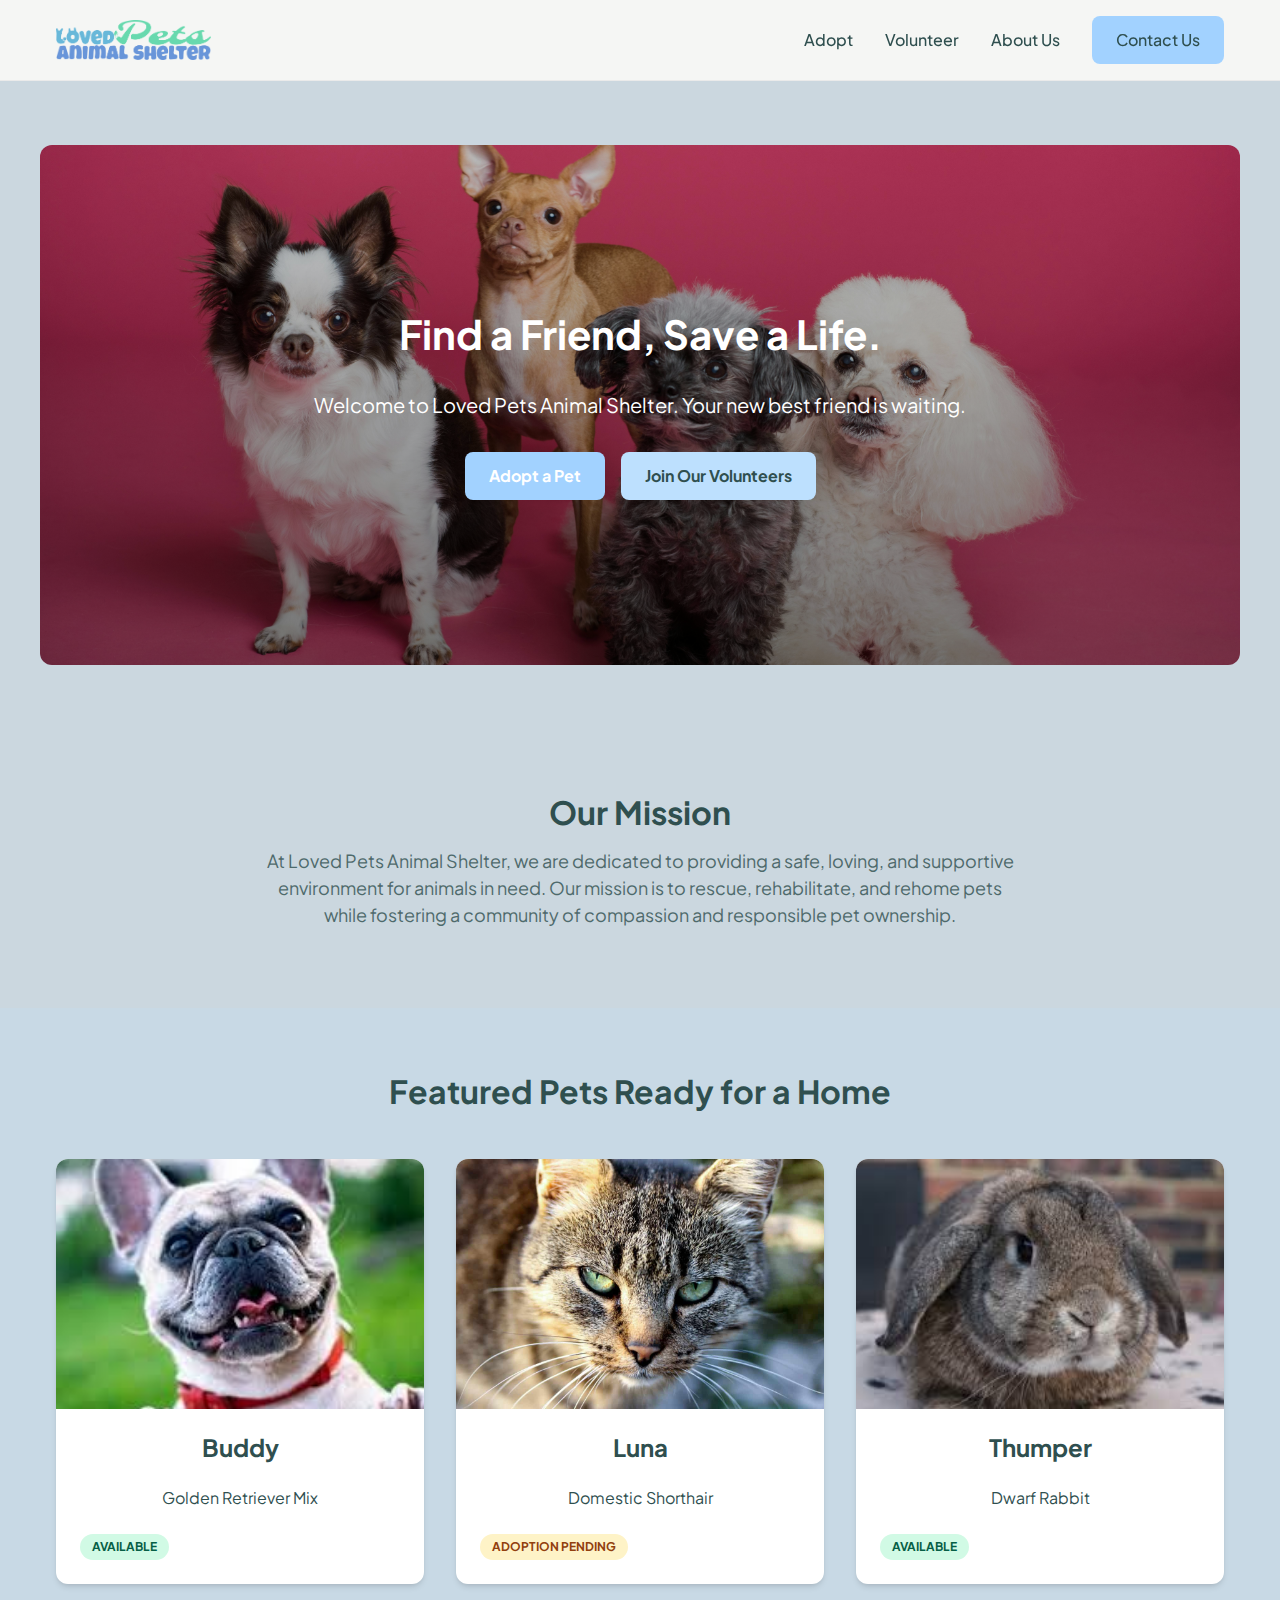
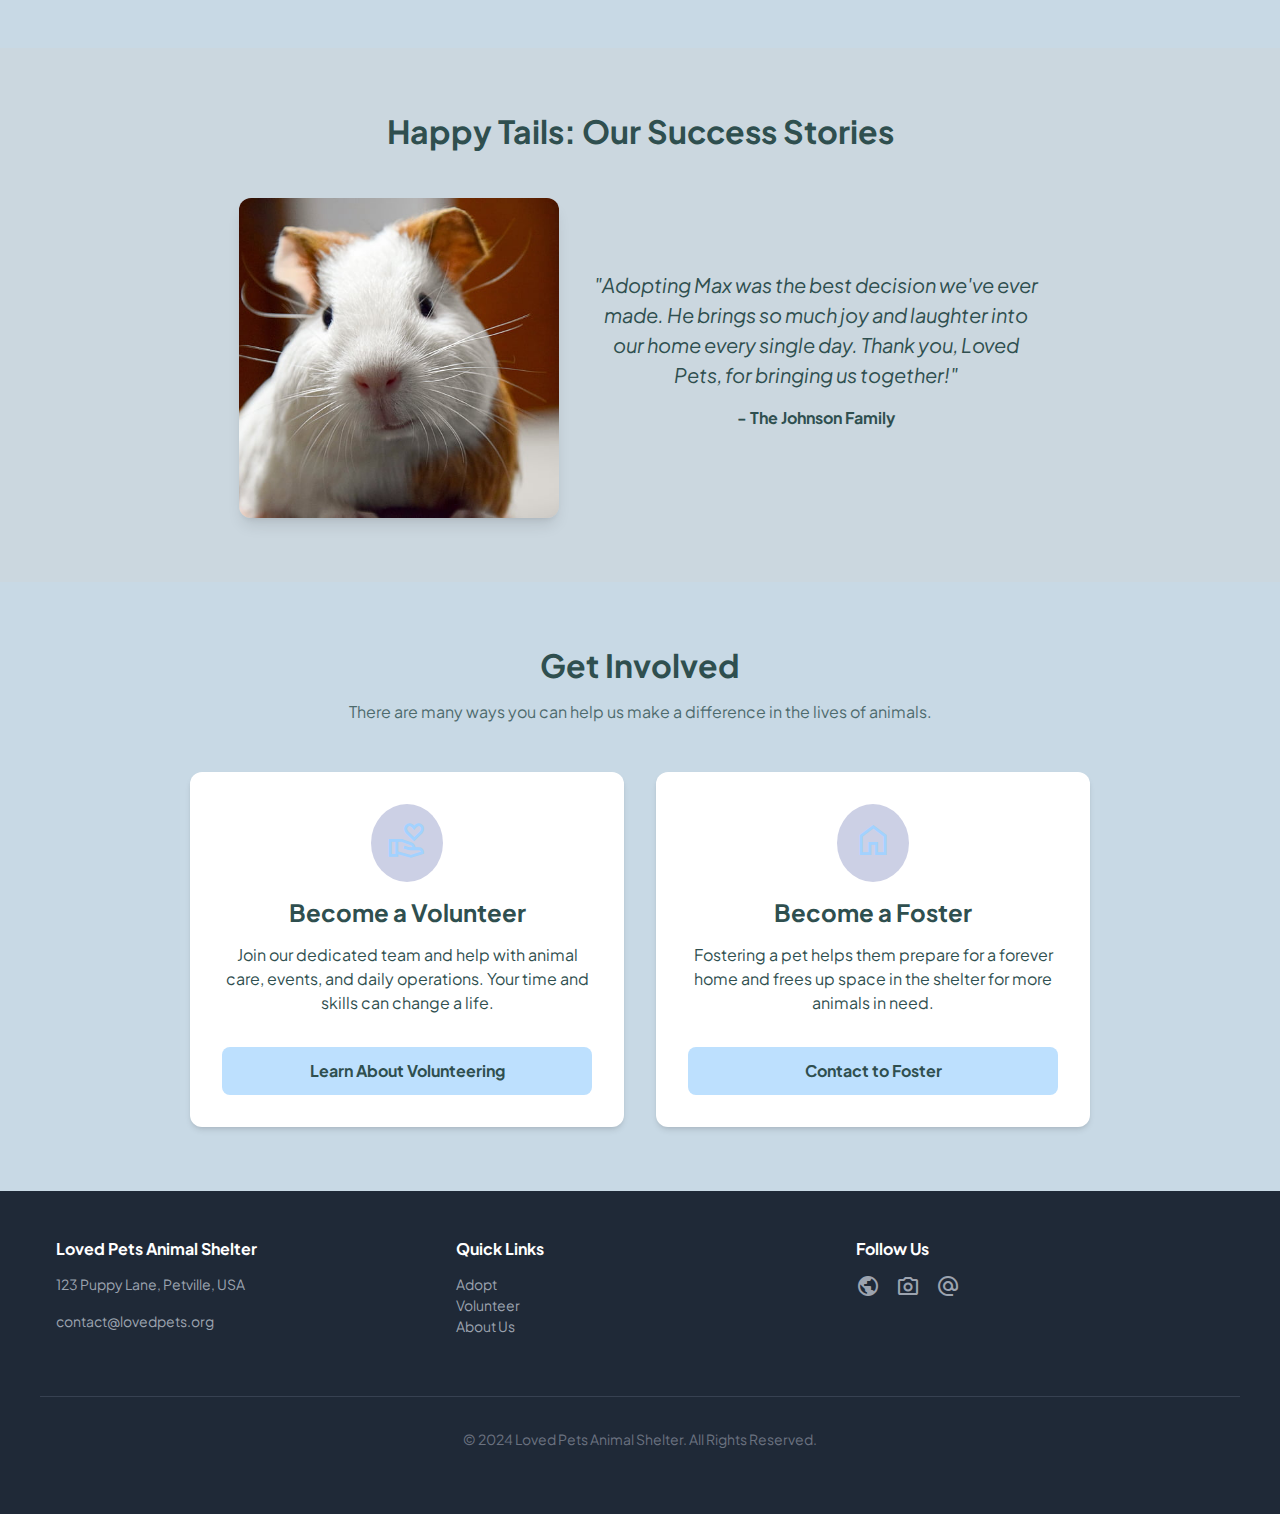
<file: projects/web-design/LovePetsAnimalShelter-main/index.html>
<!DOCTYPE html>
<html lang="en">

<head>
    <meta charset="utf-8" />
    <meta name="viewport" content="width=device-width, initial-scale=1.0" />
    <title>Loved Pets Animal Shelter - Homepage</title>
    <link rel="icon" type="image/png" href="img/LPASLogoShrinked.png">
    <link href="https://fonts.googleapis.com/css2?family=Plus+Jakarta+Sans:wght@400;500;700;800&display=swap"
        rel="stylesheet" />
    <link href="https://fonts.googleapis.com/css2?family=Material+Symbols+Outlined:wght,FILL@100..700,0..1&display=swap"
        rel="stylesheet" />
    <link rel="stylesheet" href="style.css">
</head>

<body>
    <header>
        <div class="container">
            <div class="flex items-center justify-between">
                <a href="index.html" class="logo-container">
                    <img src="img/LPASLogoExpanded.png" alt="Loved Pets Animal Shelter Logo" class="logo-img">
                </a>
                <button class="mobile-menu-btn" aria-label="Toggle menu">
                    <span class="material-symbols-outlined">menu</span>
                </button>
                <nav class="nav-links">
                    <a href="adopt.html">Adopt</a>
                    <a href="volunteer.html">Volunteer</a>
                    <a href="aboutus.html">About Us</a>
                    <a href="contact.html" class="btn btn-primary">Contact Us</a>
                </nav>
            </div>
        </div>
    </header>

    <main>
        <!-- Hero Section -->
        <section class="container section">
            <div class="hero"
                style='background-image: linear-gradient(rgba(0, 0, 0, 0.2) 0%, rgba(0, 0, 0, 0.5) 100%), url("img/petbanner3.jpeg")'>
                <div class="flex flex-col gap-4 items-center max-w-2xl">
                    <h1>Find a Friend, Save a Life.</h1>
                    <p style="font-size: 1.25rem;">Welcome to Loved Pets Animal Shelter. Your new best friend is
                        waiting.</p>
                    <div class="flex gap-4" style="flex-wrap: wrap; justify-content: center;">
                        <a href="adopt.html" class="btn btn-primary">Adopt a Pet</a>
                        <a href="volunteer.html" class="btn btn-secondary">Join Our Volunteers</a>
                    </div>
                </div>
            </div>
        </section>

        <!-- Mission Section -->
        <section class="section" style="background-color: var(--background-light);">
            <div class="container text-center" style="max-width: 800px;">
                <h2>Our Mission</h2>
                <p style="font-size: 1.125rem; color: var(--text-dark); opacity: 0.8;">
                    At Loved Pets Animal Shelter, we are dedicated to providing a safe, loving, and supportive
                    environment for animals in need. Our mission is to rescue, rehabilitate, and rehome pets while
                    fostering a community of compassion and responsible pet ownership.
                </p>
            </div>
        </section>

        <!-- Featured Pets Section -->
        <section class="section" style="background-color: rgba(189, 224, 254, 0.2);">
            <div class="container">
                <div class="text-center" style="margin-bottom: 3rem;">
                    <h2>Featured Pets Ready for a Home</h2>
                </div>
                <div class="grid grid-3">
                    <!-- Pet Card 1 -->
                    <div class="card">
                        <img src="img/pets/dpet1.jpg" alt="Golden Retriever Mix" class="card-img">
                        <div class="card-content">
                            <h3>Buddy</h3>
                            <p>Golden Retriever Mix</p>
                            <span class="status-badge status-available">Available</span>
                        </div>
                    </div>
                    <!-- Pet Card 2 -->
                    <div class="card">
                        <img src="img/pets/cpet1.jpg" alt="Tabby Cat" class="card-img">
                        <div class="card-content">
                            <h3>Luna</h3>
                            <p>Domestic Shorthair</p>
                            <span class="status-badge status-pending">Adoption Pending</span>
                        </div>
                    </div>
                    <!-- Pet Card 3 -->
                    <div class="card">
                        <img src="img/pets/rpet1.jpg" alt="Dwarf Rabbit" class="card-img">
                        <div class="card-content">
                            <h3>Thumper</h3>
                            <p>Dwarf Rabbit</p>
                            <span class="status-badge status-available">Available</span>
                        </div>
                    </div>
                </div>
            </div>
        </section>

        <!-- Success Stories -->
        <section class="section container">
            <div class="text-center" style="margin-bottom: 3rem;">
                <h2>Happy Tails: Our Success Stories</h2>
            </div>
            <div class="flex items-center justify-center gap-8" style="flex-wrap: wrap;">
                <img src="img/pets/hpet1.jpg" alt="Happy dog with owner"
                    style="width: 320px; height: 320px; object-fit: cover; border-radius: 0.75rem; box-shadow: var(--shadow-lg);">
                <div style="max-width: 450px; text-align: center;">
                    <p style="font-size: 1.25rem; font-style: italic; margin-bottom: 1rem;">"Adopting Max was the best
                        decision we've ever made. He brings so much joy and laughter into our home every single day.
                        Thank you, Loved Pets, for bringing us together!"</p>
                    <p style="font-weight: 700;">- The Johnson Family</p>
                </div>
            </div>
        </section>

        <!-- Get Involved -->
        <section class="section" style="background-color: rgba(189, 224, 254, 0.2);">
            <div class="container">
                <div class="text-center" style="margin-bottom: 3rem;">
                    <h2>Get Involved</h2>
                    <p style="max-width: 600px; margin: 0 auto; opacity: 0.8;">There are many ways you can help us make
                        a difference in the lives of animals.</p>
                </div>
                <div class="grid grid-2" style="max-width: 900px; margin: 0 auto;">
                    <!-- Volunteer Card -->
                    <div class="card" style="text-align: center; padding: 2rem;">
                        <div
                            style="color: var(--primary-color); background-color: rgb(2 19 125 / 20%); width: fit-content; margin: 0 auto 1rem; padding: 1rem; border-radius: 50%;">
                            <span class="material-symbols-outlined" style="font-size: 2.5rem;">volunteer_activism</span>
                        </div>
                        <h3>Become a Volunteer</h3>
                        <p>Join our dedicated team and help with animal care, events, and daily operations. Your time
                            and skills can change a life.</p>
                        <a href="volunteer.html" class="btn btn-secondary" style="margin-top: 1rem;">Learn About
                            Volunteering</a>
                    </div>
                    <!-- Foster Card (Replaced Donate) -->
                    <div class="card" style="text-align: center; padding: 2rem;">
                        <div
                            style="color: var(--primary-color); background-color: rgb(2 19 125 / 20%); width: fit-content; margin: 0 auto 1rem; padding: 1rem; border-radius: 50%;">
                            <span class="material-symbols-outlined" style="font-size: 2.5rem;">home</span>
                        </div>
                        <h3>Become a Foster</h3>
                        <p>Fostering a pet helps them prepare for a forever home and frees up space in the shelter for
                            more animals in need.</p>
                        <a href="contact.html" class="btn btn-secondary" style="margin-top: 1rem;">Contact to Foster</a>
                    </div>
                </div>
            </div>
        </section>
    </main>

    <footer>
        <div class="container footer-grid">
            <div>
                <h4>Loved Pets Animal Shelter</h4>
                <p style="color: #9ca3af; font-size: 0.875rem;">123 Puppy Lane, Petville, USA</p>
                <p style="color: #9ca3af; font-size: 0.875rem;">contact@lovedpets.org</p>
            </div>
            <div>
                <h4>Quick Links</h4>
                <ul style="color: #9ca3af; font-size: 0.875rem; margin-top: 1rem;">
                    <li><a href="adopt.html">Adopt</a></li>
                    <li><a href="volunteer.html">Volunteer</a></li>
                    <li><a href="aboutus.html">About Us</a></li>
                </ul>
            </div>
            <div>
                <h4>Follow Us</h4>
                <div class="flex gap-4" style="margin-top: 1rem;">
                    <a href="#" style="color: #9ca3af;"><span class="material-symbols-outlined">public</span></a>
                    <a href="#" style="color: #9ca3af;"><span class="material-symbols-outlined">photo_camera</span></a>
                    <a href="#" style="color: #9ca3af;"><span
                            class="material-symbols-outlined">alternate_email</span></a>
                </div>
            </div>
        </div>
        <div class="container text-center"
            style="margin-top: 3rem; padding-top: 2rem; border-top: 1px solid #374151; color: #6b7280; font-size: 0.875rem;">
            <p>© 2024 Loved Pets Animal Shelter. All Rights Reserved.</p>
        </div>
    </footer>

    <script>
        // Mobile Menu Toggle
        const menuBtn = document.querySelector('.mobile-menu-btn');
        const navLinks = document.querySelector('.nav-links');

        menuBtn.addEventListener('click', () => {
            navLinks.classList.toggle('active');
        });
    </script>
</body>

</html>
</file>
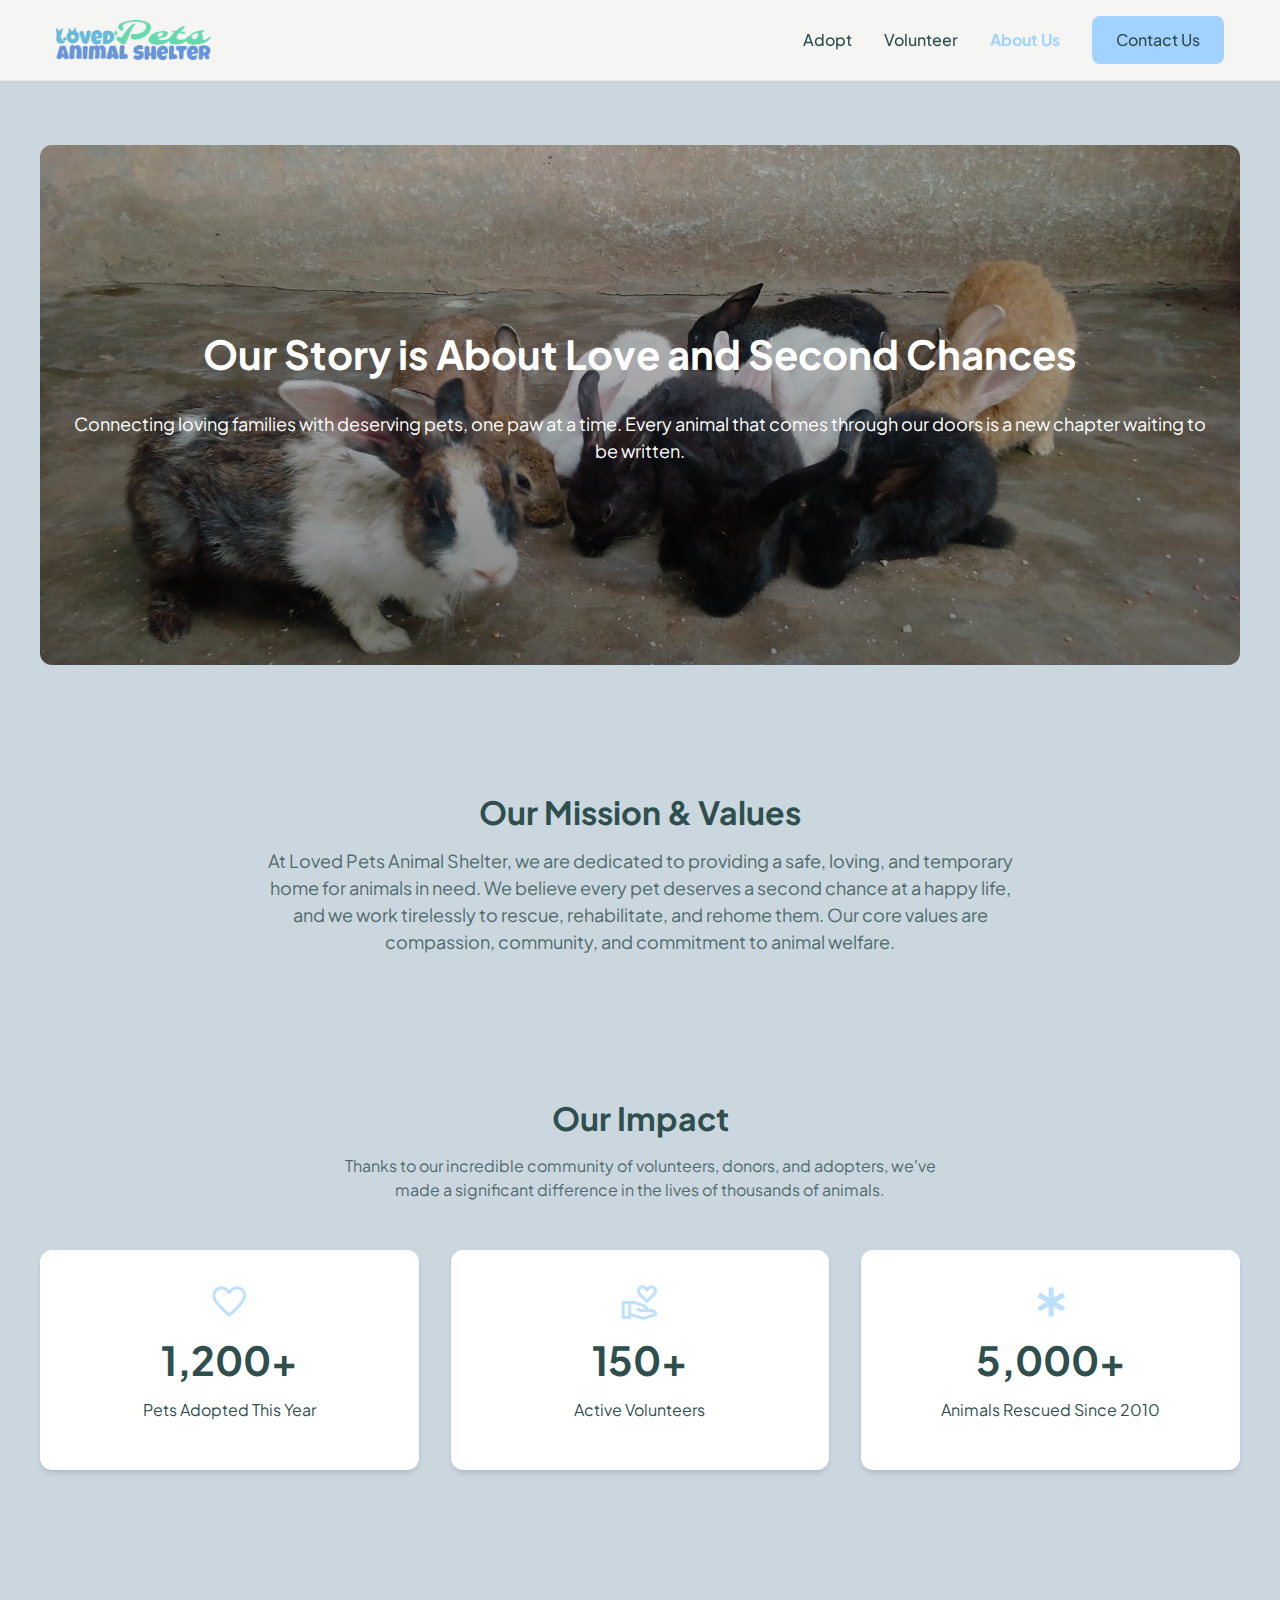
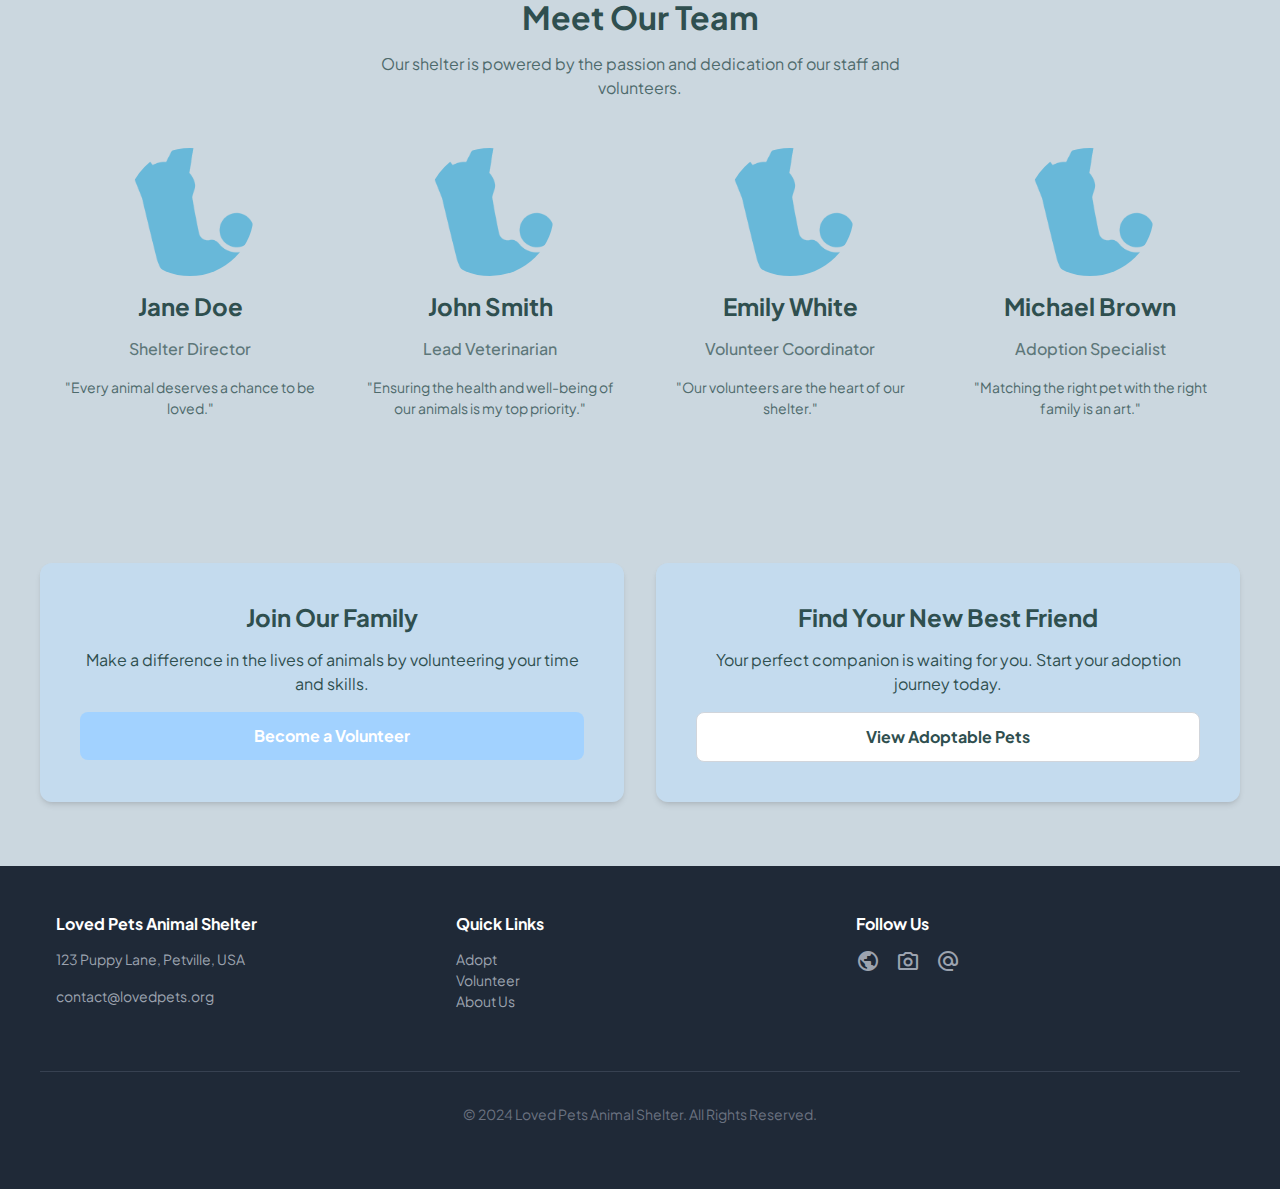
<file: projects/web-design/LovePetsAnimalShelter-main/aboutus.html>
<!DOCTYPE html>
<html lang="en">

<head>
    <meta charset="utf-8" />
    <meta name="viewport" content="width=device-width, initial-scale=1.0" />
    <title>About Us - Loved Pets Animal Shelter</title>
    <link rel="icon" type="image/png" href="img/LPASLogoShrinked.png">
    <link href="https://fonts.googleapis.com/css2?family=Plus+Jakarta+Sans:wght@400;500;700;800&display=swap"
        rel="stylesheet" />
    <link href="https://fonts.googleapis.com/css2?family=Material+Symbols+Outlined:wght,FILL@100..700,0..1&display=swap"
        rel="stylesheet" />
    <link rel="stylesheet" href="style.css">
</head>

<body>
    <header>
        <div class="container">
            <div class="flex items-center justify-between">
                <a href="index.html" class="logo-container">
                    <img src="img/LPASLogoExpanded.png" alt="Loved Pets Animal Shelter Logo" class="logo-img">
                </a>
                <button class="mobile-menu-btn" aria-label="Toggle menu">
                    <span class="material-symbols-outlined">menu</span>
                </button>
                <nav class="nav-links">
                    <a href="adopt.html">Adopt</a>
                    <a href="volunteer.html">Volunteer</a>
                    <a href="aboutus.html" style="font-weight: 700; color: var(--primary-color);">About Us</a>
                    <a href="contact.html" class="btn btn-primary">Contact Us</a>
                </nav>
            </div>
        </div>
    </header>

    <main>
        <!-- Hero Section -->
        <section class="container section">
            <div class="hero"
                style='background-image: linear-gradient(rgba(0, 0, 0, 0.2) 0%, rgba(0, 0, 0, 0.5) 100%), url("img/petbanner2.jpg")'>
                <div class="flex flex-col gap-4 items-center max-w-2xl">
                    <h1>Our Story is About Love and Second Chances</h1>
                    <p style="font-size: 1.125rem;">Connecting loving families with deserving pets, one paw at a time.
                        Every animal that comes through our doors is a new chapter waiting to be written.</p>
                </div>
            </div>
        </section>

        <!-- Mission & Values Section -->
        <section class="section" style="background-color: var(--background-light);">
            <div class="container text-center" style="max-width: 800px;">
                <h2>Our Mission & Values</h2>
                <p style="font-size: 1.125rem; color: var(--text-dark); opacity: 0.8;">
                    At Loved Pets Animal Shelter, we are dedicated to providing a safe, loving, and temporary home for
                    animals in need. We believe every pet deserves a second chance at a happy life, and we work
                    tirelessly to rescue, rehabilitate, and rehome them. Our core values are compassion, community, and
                    commitment to animal welfare.
                </p>
            </div>
        </section>

        <!-- Impact Statistics Section -->
        <section class="section container">
            <div class="text-center" style="margin-bottom: 3rem;">
                <h2>Our Impact</h2>
                <p style="max-width: 600px; margin: 0 auto; opacity: 0.8;">Thanks to our incredible community of
                    volunteers, donors, and adopters, we've made a significant difference in the lives of thousands of
                    animals.</p>
            </div>
            <div class="grid grid-3">
                <div class="card" style="text-align: center; padding: 2rem;">
                    <span class="material-symbols-outlined"
                        style="font-size: 2.5rem; color: var(--secondary-color);">favorite</span>
                    <p style="font-size: 2.5rem; font-weight: 700; margin: 0.5rem 0;">1,200+</p>
                    <p>Pets Adopted This Year</p>
                </div>
                <div class="card" style="text-align: center; padding: 2rem;">
                    <span class="material-symbols-outlined"
                        style="font-size: 2.5rem; color: var(--secondary-color);">volunteer_activism</span>
                    <p style="font-size: 2.5rem; font-weight: 700; margin: 0.5rem 0;">150+</p>
                    <p>Active Volunteers</p>
                </div>
                <div class="card" style="text-align: center; padding: 2rem;">
                    <span class="material-symbols-outlined"
                        style="font-size: 2.5rem; color: var(--secondary-color);">emergency</span>
                    <p style="font-size: 2.5rem; font-weight: 700; margin: 0.5rem 0;">5,000+</p>
                    <p>Animals Rescued Since 2010</p>
                </div>
            </div>
        </section>

        <!-- Team Showcase -->
        <section class="section" style="background-color: var(--background-light);">
            <div class="container">
                <div class="text-center" style="margin-bottom: 3rem;">
                    <h2>Meet Our Team</h2>
                    <p style="max-width: 600px; margin: 0 auto; opacity: 0.8;">Our shelter is powered by the passion and
                        dedication of our staff and volunteers.</p>
                </div>
                <div class="grid grid-2" style="grid-template-columns: repeat(auto-fit, minmax(200px, 1fr));">
                    <div class="text-center">
                        <img src="img/LPASLogoShrinked.png" alt="Jane Doe"
                            style="width: 128px; height: 128px; border-radius: 50%; object-fit: cover; margin: 0 auto 1rem;">
                        <h3>Jane Doe</h3>
                        <p style="font-weight: 500; opacity: 0.7;">Shelter Director</p>
                        <p style="font-size: 0.875rem; opacity: 0.8;">"Every animal deserves a chance to be loved."</p>
                    </div>
                    <div class="text-center">
                        <img src="img/LPASLogoShrinked.png" alt="John Smith"
                            style="width: 128px; height: 128px; border-radius: 50%; object-fit: cover; margin: 0 auto 1rem;">
                        <h3>John Smith</h3>
                        <p style="font-weight: 500; opacity: 0.7;">Lead Veterinarian</p>
                        <p style="font-size: 0.875rem; opacity: 0.8;">"Ensuring the health and well-being of our animals
                            is my top priority."</p>
                    </div>
                    <div class="text-center">
                        <img src="img/LPASLogoShrinked.png" alt="Emily White"
                            style="width: 128px; height: 128px; border-radius: 50%; object-fit: cover; margin: 0 auto 1rem;">
                        <h3>Emily White</h3>
                        <p style="font-weight: 500; opacity: 0.7;">Volunteer Coordinator</p>
                        <p style="font-size: 0.875rem; opacity: 0.8;">"Our volunteers are the heart of our shelter."</p>
                    </div>
                    <div class="text-center">
                        <img src="img/LPASLogoShrinked.png" alt="Michael Brown"
                            style="width: 128px; height: 128px; border-radius: 50%; object-fit: cover; margin: 0 auto 1rem;">
                        <h3>Michael Brown</h3>
                        <p style="font-weight: 500; opacity: 0.7;">Adoption Specialist</p>
                        <p style="font-size: 0.875rem; opacity: 0.8;">"Matching the right pet with the right family is
                            an art."</p>
                    </div>
                </div>
            </div>
        </section>

        <!-- CTA Banners Section -->
        <section class="section container">
            <div class="grid grid-2">
                <div class="card"
                    style="text-align: center; padding: 2.5rem; background-color: rgba(189, 224, 254, 0.5);">
                    <h3>Join Our Family</h3>
                    <p>Make a difference in the lives of animals by volunteering your time and skills.</p>
                    <a href="volunteer.html" class="btn btn-primary">Become a Volunteer</a>
                </div>
                <div class="card"
                    style="text-align: center; padding: 2.5rem; background-color: rgba(189, 224, 254, 0.5);">
                    <h3>Find Your New Best Friend</h3>
                    <p>Your perfect companion is waiting for you. Start your adoption journey today.</p>
                    <a href="adopt.html" class="btn" style="background-color: white; border: 1px solid #d1d5db;">View
                        Adoptable Pets</a>
                </div>
            </div>
        </section>
    </main>

    <footer>
        <div class="container footer-grid">
            <div>
                <h4>Loved Pets Animal Shelter</h4>
                <p style="color: #9ca3af; font-size: 0.875rem;">123 Puppy Lane, Petville, USA</p>
                <p style="color: #9ca3af; font-size: 0.875rem;">contact@lovedpets.org</p>
            </div>
            <div>
                <h4>Quick Links</h4>
                <ul style="color: #9ca3af; font-size: 0.875rem; margin-top: 1rem;">
                    <li><a href="adopt.html">Adopt</a></li>
                    <li><a href="volunteer.html">Volunteer</a></li>
                    <li><a href="aboutus.html">About Us</a></li>
                </ul>
            </div>
            <div>
                <h4>Follow Us</h4>
                <div class="flex gap-4" style="margin-top: 1rem;">
                    <a href="#" style="color: #9ca3af;"><span class="material-symbols-outlined">public</span></a>
                    <a href="#" style="color: #9ca3af;"><span class="material-symbols-outlined">photo_camera</span></a>
                    <a href="#" style="color: #9ca3af;"><span
                            class="material-symbols-outlined">alternate_email</span></a>
                </div>
            </div>
        </div>
        <div class="container text-center"
            style="margin-top: 3rem; padding-top: 2rem; border-top: 1px solid #374151; color: #6b7280; font-size: 0.875rem;">
            <p>© 2024 Loved Pets Animal Shelter. All Rights Reserved.</p>
        </div>
    </footer>

    <script>
        // Mobile Menu Toggle
        const menuBtn = document.querySelector('.mobile-menu-btn');
        const navLinks = document.querySelector('.nav-links');

        menuBtn.addEventListener('click', () => {
            navLinks.classList.toggle('active');
        });
    </script>
</body>

</html>
</file>
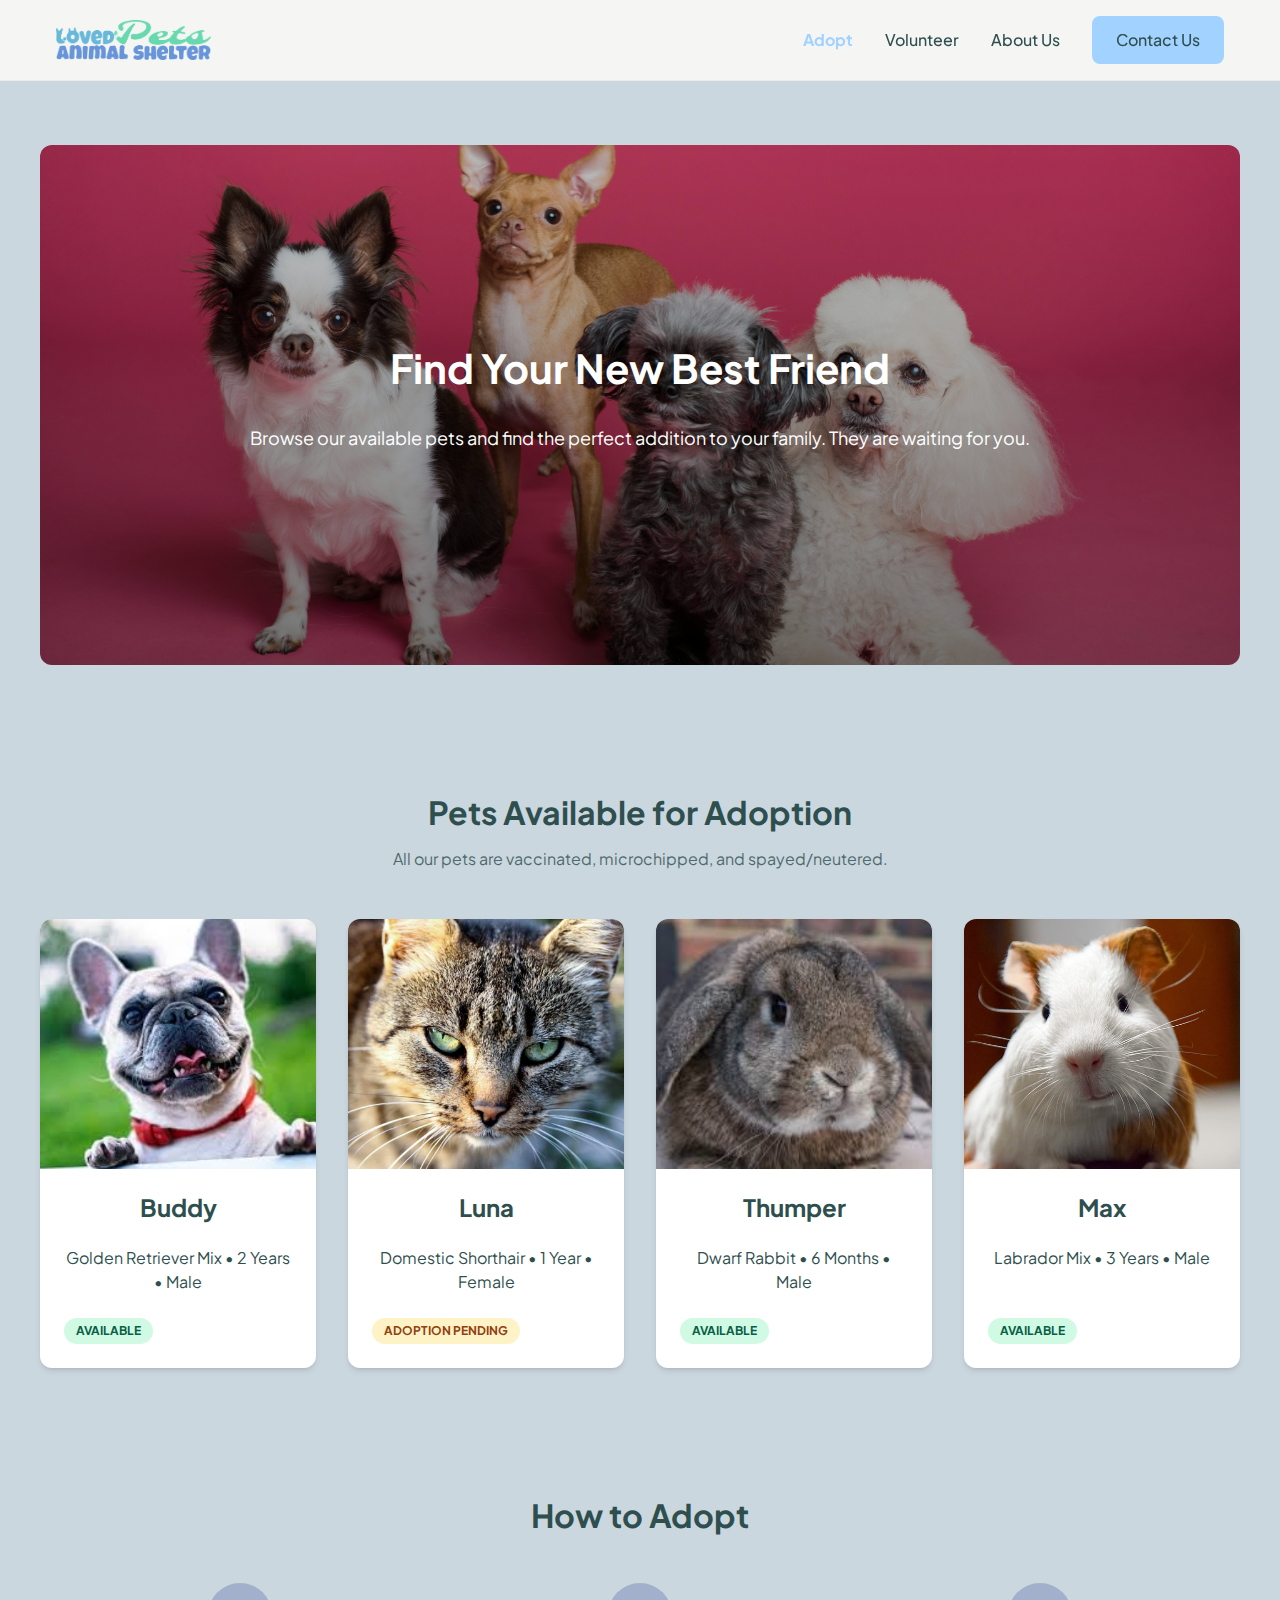
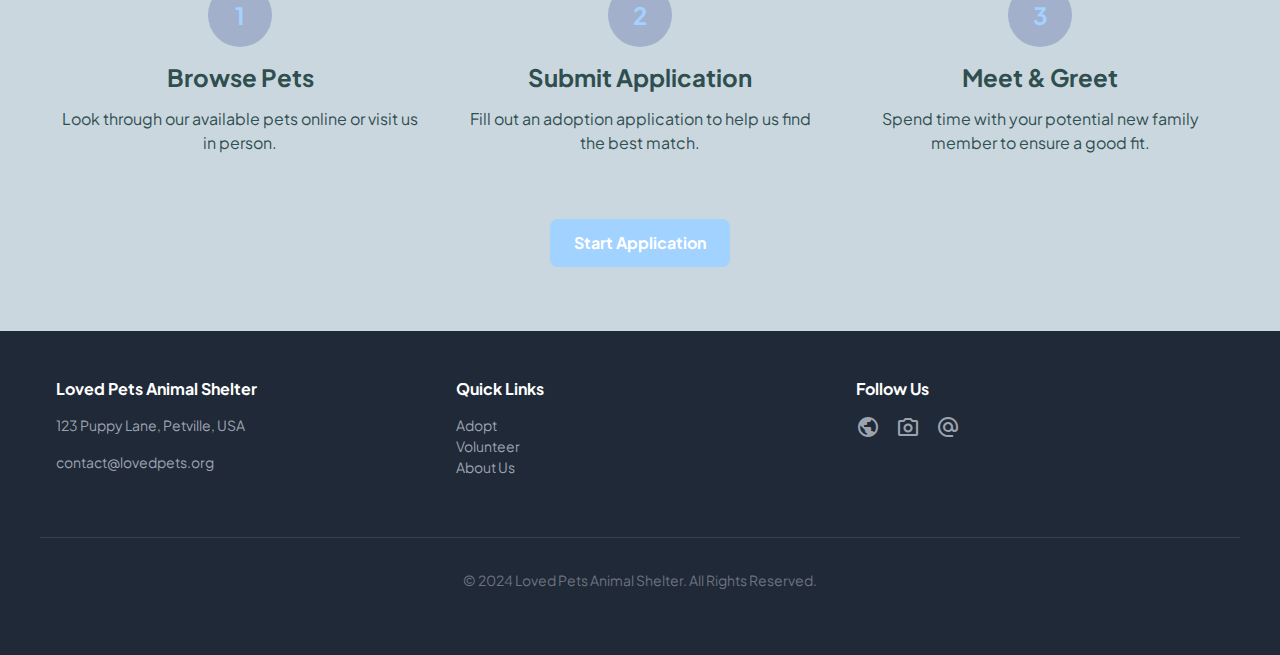
<file: projects/web-design/LovePetsAnimalShelter-main/adopt.html>
<!DOCTYPE html>
<html lang="en">

<head>
    <meta charset="utf-8" />
    <meta name="viewport" content="width=device-width, initial-scale=1.0" />
    <title>Adopt a Pet - Loved Pets Animal Shelter</title>
    <link rel="icon" type="image/png" href="img/LPASLogoShrinked.png">
    <link href="https://fonts.googleapis.com/css2?family=Plus+Jakarta+Sans:wght@400;500;700;800&display=swap"
        rel="stylesheet" />
    <link href="https://fonts.googleapis.com/css2?family=Material+Symbols+Outlined:wght,FILL@100..700,0..1&display=swap"
        rel="stylesheet" />
    <link rel="stylesheet" href="style.css">
</head>

<body>
    <header>
        <div class="container">
            <div class="flex items-center justify-between">
                <a href="index.html" class="logo-container">
                    <img src="img/LPASLogoExpanded.png" alt="Loved Pets Animal Shelter Logo" class="logo-img">
                </a>
                <button class="mobile-menu-btn" aria-label="Toggle menu">
                    <span class="material-symbols-outlined">menu</span>
                </button>
                <nav class="nav-links">
                    <a href="adopt.html" style="font-weight: 700; color: var(--primary-color);">Adopt</a>
                    <a href="volunteer.html">Volunteer</a>
                    <a href="aboutus.html">About Us</a>
                    <a href="contact.html" class="btn btn-primary">Contact Us</a>
                </nav>
            </div>
        </div>
    </header>

    <main>
        <!-- Hero Section -->
        <section class="container section">
            <div class="hero"
                style='background-image: linear-gradient(rgba(0, 0, 0, 0.2) 0%, rgba(0, 0, 0, 0.5) 100%), url("img/petbanner3.jpeg")'>
                <div class="flex flex-col gap-4 items-center max-w-2xl">
                    <h1>Find Your New Best Friend</h1>
                    <p style="font-size: 1.125rem;">Browse our available pets and find the perfect addition to your
                        family. They are waiting for you.</p>
                </div>
            </div>
        </section>

        <!-- Available Pets Section -->
        <section class="section container">
            <div class="text-center" style="margin-bottom: 3rem;">
                <h2>Pets Available for Adoption</h2>
                <p style="max-width: 600px; margin: 0 auto; opacity: 0.8;">All our pets are vaccinated, microchipped,
                    and spayed/neutered.</p>
            </div>
            <div class="grid grid-3">
                <!-- Pet Card 1 -->
                <div class="card">
                    <img src="img/pets/dpet1.jpg" alt="Golden Retriever Mix" class="card-img">
                    <div class="card-content">
                        <h3>Buddy</h3>
                        <p>Golden Retriever Mix • 2 Years • Male</p>
                        <span class="status-badge status-available">Available</span>
                    </div>
                </div>
                <!-- Pet Card 2 -->
                <div class="card">
                    <img src="img/pets/cpet1.jpg" alt="Tabby Cat" class="card-img">
                    <div class="card-content">
                        <h3>Luna</h3>
                        <p>Domestic Shorthair • 1 Year • Female</p>
                        <span class="status-badge status-pending">Adoption Pending</span>
                    </div>
                </div>
                <!-- Pet Card 3 -->
                <div class="card">
                    <img src="img/pets/rpet1.jpg" alt="Dwarf Rabbit" class="card-img">
                    <div class="card-content">
                        <h3>Thumper</h3>
                        <p>Dwarf Rabbit • 6 Months • Male</p>
                        <span class="status-badge status-available">Available</span>
                    </div>
                </div>
                <!-- Pet Card 4 -->
                <div class="card">
                    <img src="img/pets/hpet1.jpg" alt="Labrador Mix" class="card-img">
                    <div class="card-content">
                        <h3>Max</h3>
                        <p>Labrador Mix • 3 Years • Male</p>
                        <span class="status-badge status-available">Available</span>
                    </div>
                </div>
            </div>
        </section>

        <!-- Adoption Process -->
        <section class="section" style="background-color: var(--background-light);">
            <div class="container">
                <div class="text-center" style="margin-bottom: 3rem;">
                    <h2>How to Adopt</h2>
                </div>
                <div class="grid grid-3 text-center">
                    <div>
                        <div
                            style="width: 64px; height: 64px; background-color: rgb(2 19 125 / 20%); color: var(--primary-color); border-radius: 50%; display: flex; align-items: center; justify-content: center; font-size: 1.5rem; font-weight: 700; margin: 0 auto 1rem;">
                            1</div>
                        <h3>Browse Pets</h3>
                        <p>Look through our available pets online or visit us in person.</p>
                    </div>
                    <div>
                        <div
                            style="width: 64px; height: 64px; background-color: rgb(2 19 125 / 20%); color: var(--primary-color); border-radius: 50%; display: flex; align-items: center; justify-content: center; font-size: 1.5rem; font-weight: 700; margin: 0 auto 1rem;">
                            2</div>
                        <h3>Submit Application</h3>
                        <p>Fill out an adoption application to help us find the best match.</p>
                    </div>
                    <div>
                        <div
                            style="width: 64px; height: 64px; background-color: rgb(2 19 125 / 20%); color: var(--primary-color); border-radius: 50%; display: flex; align-items: center; justify-content: center; font-size: 1.5rem; font-weight: 700; margin: 0 auto 1rem;">
                            3</div>
                        <h3>Meet & Greet</h3>
                        <p>Spend time with your potential new family member to ensure a good fit.</p>
                    </div>
                </div>
                <div class="text-center" style="margin-top: 3rem;">
                    <a href="contact.html" class="btn btn-primary">Start Application</a>
                </div>
            </div>
        </section>
    </main>

    <footer>
        <div class="container footer-grid">
            <div>
                <h4>Loved Pets Animal Shelter</h4>
                <p style="color: #9ca3af; font-size: 0.875rem;">123 Puppy Lane, Petville, USA</p>
                <p style="color: #9ca3af; font-size: 0.875rem;">contact@lovedpets.org</p>
            </div>
            <div>
                <h4>Quick Links</h4>
                <ul style="color: #9ca3af; font-size: 0.875rem; margin-top: 1rem;">
                    <li><a href="adopt.html">Adopt</a></li>
                    <li><a href="volunteer.html">Volunteer</a></li>
                    <li><a href="aboutus.html">About Us</a></li>
                </ul>
            </div>
            <div>
                <h4>Follow Us</h4>
                <div class="flex gap-4" style="margin-top: 1rem;">
                    <a href="#" style="color: #9ca3af;"><span class="material-symbols-outlined">public</span></a>
                    <a href="#" style="color: #9ca3af;"><span class="material-symbols-outlined">photo_camera</span></a>
                    <a href="#" style="color: #9ca3af;"><span
                            class="material-symbols-outlined">alternate_email</span></a>
                </div>
            </div>
        </div>
        <div class="container text-center"
            style="margin-top: 3rem; padding-top: 2rem; border-top: 1px solid #374151; color: #6b7280; font-size: 0.875rem;">
            <p>© 2024 Loved Pets Animal Shelter. All Rights Reserved.</p>
        </div>
    </footer>

    <script>
        // Mobile Menu Toggle
        const menuBtn = document.querySelector('.mobile-menu-btn');
        const navLinks = document.querySelector('.nav-links');

        menuBtn.addEventListener('click', () => {
            navLinks.classList.toggle('active');
        });
    </script>
</body>

</html>
</file>
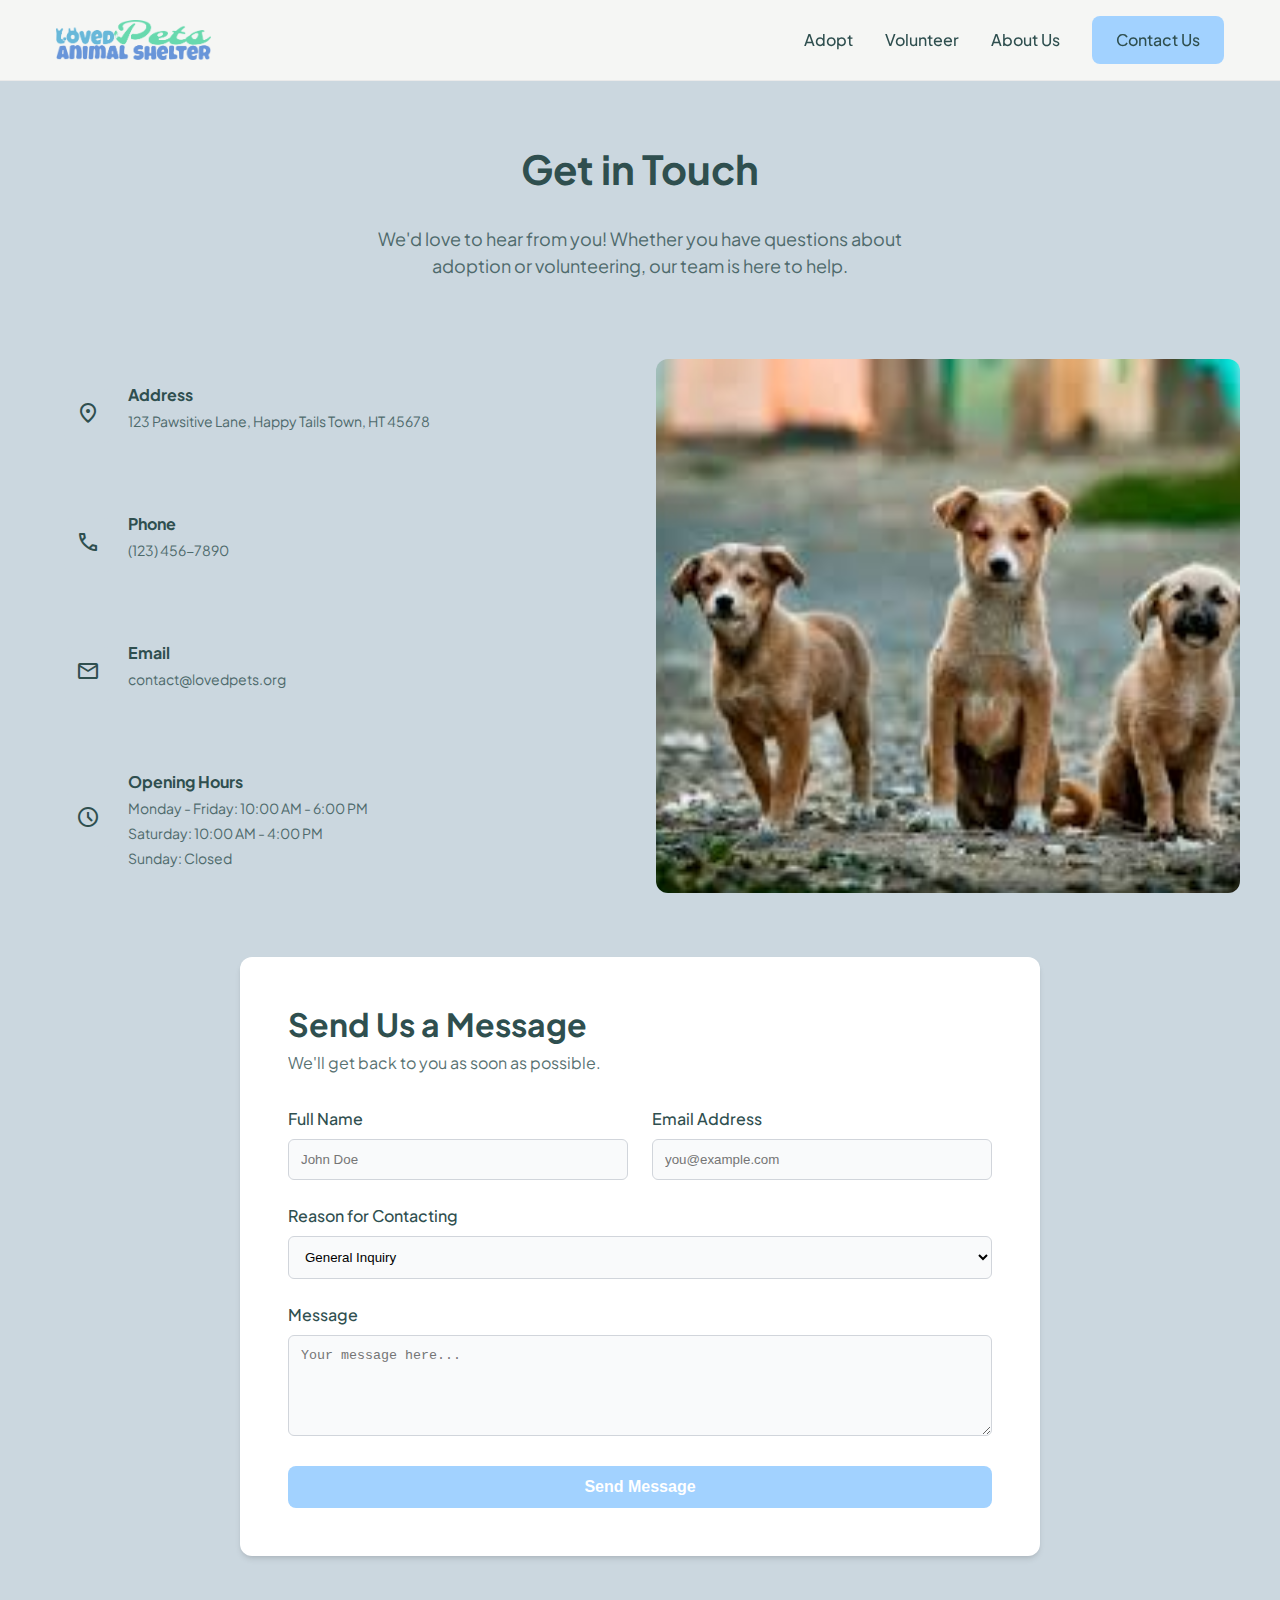
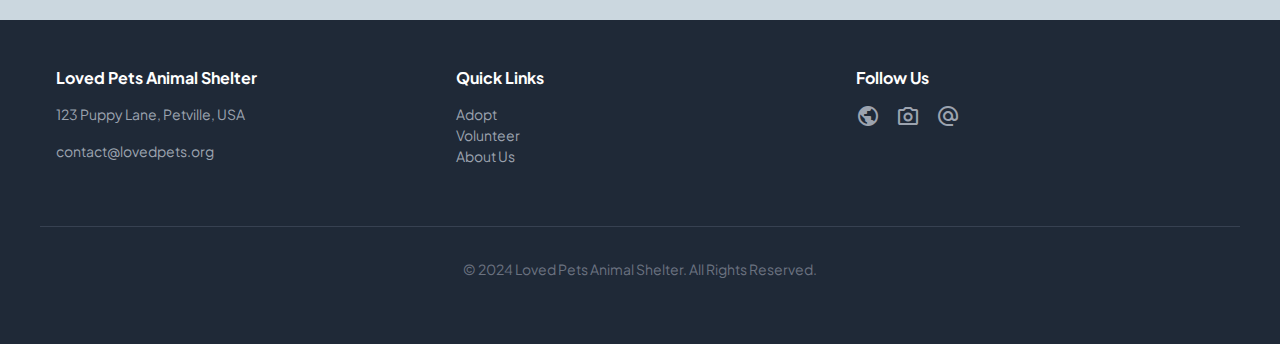
<file: projects/web-design/LovePetsAnimalShelter-main/contact.html>
<!DOCTYPE html>
<html lang="en">

<head>
  <meta charset="utf-8" />
  <meta name="viewport" content="width=device-width, initial-scale=1.0" />
  <title>Contact Us - Loved Pets Animal Shelter</title>
  <link rel="icon" type="image/png" href="img/LPASLogoShrinked.png">
  <link href="https://fonts.googleapis.com/css2?family=Plus+Jakarta+Sans:wght@400;500;700;800&display=swap"
    rel="stylesheet" />
  <link href="https://fonts.googleapis.com/css2?family=Material+Symbols+Outlined:wght,FILL@100..700,0..1&display=swap"
    rel="stylesheet" />
  <link rel="stylesheet" href="style.css">
</head>

<body>
  <header>
    <div class="container">
      <div class="flex items-center justify-between">
        <a href="index.html" class="logo-container">
          <img src="img/LPASLogoExpanded.png" alt="Loved Pets Animal Shelter Logo" class="logo-img">
        </a>
        <button class="mobile-menu-btn" aria-label="Toggle menu">
          <span class="material-symbols-outlined">menu</span>
        </button>
        <nav class="nav-links">
          <a href="adopt.html">Adopt</a>
          <a href="volunteer.html">Volunteer</a>
          <a href="aboutus.html">About Us</a>
          <a href="contact.html" class="btn btn-primary">Contact Us</a>
        </nav>
      </div>
    </div>
  </header>

  <main class="container section">
    <!-- Hero Section -->
    <div style="margin-bottom: 4rem;">
      <div class="flex flex-col gap-4 items-center text-center" style="margin-bottom: 2rem;">
        <h1>Get in Touch</h1>
        <p style="max-width: 600px; font-size: 1.125rem; opacity: 0.8;">We'd love to hear from you! Whether you have
          questions about adoption or volunteering, our team is here to help.</p>
      </div>
    </div>

    <!-- Contact Info and Map -->
    <div class="grid grid-2" style="margin-bottom: 4rem;">
      <!-- Contact Details -->
      <div class="flex flex-col gap-4">
        <div style="padding: 1.5rem; display: flex; align-items: center; gap: 1rem;">
          <div
            style="background-color: var(--background-light); padding: 0.75rem; border-radius: 0.5rem; color: var(--text-dark);">
            <span class="material-symbols-outlined">location_on</span>
          </div>
          <div>
            <p style="font-weight: 700; margin-bottom: 0.25rem;">Address</p>
            <p style="font-size: 0.875rem; opacity: 0.8;">123 Pawsitive Lane, Happy Tails Town, HT 45678</p>
          </div>
        </div>
        <div style="padding: 1.5rem; display: flex; align-items: center; gap: 1rem;">
          <div
            style="background-color: var(--background-light); padding: 0.75rem; border-radius: 0.5rem; color: var(--text-dark);">
            <span class="material-symbols-outlined">call</span>
          </div>
          <div>
            <p style="font-weight: 700; margin-bottom: 0.25rem;">Phone</p>
            <p style="font-size: 0.875rem; opacity: 0.8;">(123) 456-7890</p>
          </div>
        </div>
        <div style="padding: 1.5rem; display: flex; align-items: center; gap: 1rem;">
          <div
            style="background-color: var(--background-light); padding: 0.75rem; border-radius: 0.5rem; color: var(--text-dark);">
            <span class="material-symbols-outlined">email</span>
          </div>
          <div>
            <p style="font-weight: 700; margin-bottom: 0.25rem;">Email</p>
            <p style="font-size: 0.875rem; opacity: 0.8;">contact@lovedpets.org</p>
          </div>
        </div>
        <div style="padding: 1.5rem; display: flex; align-items: center; gap: 1rem;">
          <div
            style="background-color: var(--background-light); padding: 0.75rem; border-radius: 0.5rem; color: var(--text-dark);">
            <span class="material-symbols-outlined">schedule</span>
          </div>
          <div>
            <p style="font-weight: 700; margin-bottom: 0.25rem;">Opening Hours</p>
            <div style="font-size: 0.875rem; opacity: 0.8;">
              <p style="margin-bottom: 0.25rem;">Monday - Friday: 10:00 AM - 6:00 PM</p>
              <p style="margin-bottom: 0.25rem;">Saturday: 10:00 AM - 4:00 PM</p>
              <p style="margin-bottom: 0;">Sunday: Closed</p>
            </div>
          </div>
        </div>
      </div>

      <!-- Map -->
      <div style="width: 100%; height: 100%; min-height: 400px; border-radius: 0.75rem; overflow: hidden;">
        <img src="img/petbanner.jpg" alt="Map Location" style="width: 100%; height: 100%; object-fit: cover;">
      </div>
    </div>

    <!-- Contact Form -->
    <div class="card" style="padding: 3rem; max-width: 800px; margin: 0 auto;">
      <h2 style="margin-bottom: 0.5rem;">Send Us a Message</h2>
      <p style="margin-bottom: 2rem; opacity: 0.8;">We'll get back to you as soon as possible.</p>
      <form>
        <div class="grid grid-2" style="gap: 1.5rem; margin-bottom: 1.5rem;">
          <div>
            <label for="name" style="display: block; font-weight: 500; margin-bottom: 0.5rem;">Full Name</label>
            <input type="text" id="name" placeholder="John Doe" style="margin-bottom: 0;">
          </div>
          <div>
            <label for="email" style="display: block; font-weight: 500; margin-bottom: 0.5rem;">Email Address</label>
            <input type="email" id="email" placeholder="you@example.com" style="margin-bottom: 0;">
          </div>
        </div>
        <div style="margin-bottom: 1.5rem;">
          <label for="reason" style="display: block; font-weight: 500; margin-bottom: 0.5rem;">Reason for
            Contacting</label>
          <select id="reason" style="margin-bottom: 0;">
            <option>General Inquiry</option>
            <option>Adoption Question</option>
            <option>Volunteering Information</option>
          </select>
        </div>
        <div style="margin-bottom: 1.5rem;">
          <label for="message" style="display: block; font-weight: 500; margin-bottom: 0.5rem;">Message</label>
          <textarea id="message" rows="5" placeholder="Your message here..." style="margin-bottom: 0;"></textarea>
        </div>
        <button type="submit" class="btn btn-primary" style="width: 100%;">Send Message</button>
      </form>
    </div>
  </main>

  <footer>
    <div class="container footer-grid">
      <div>
        <h4>Loved Pets Animal Shelter</h4>
        <p style="color: #9ca3af; font-size: 0.875rem;">123 Puppy Lane, Petville, USA</p>
        <p style="color: #9ca3af; font-size: 0.875rem;">contact@lovedpets.org</p>
      </div>
      <div>
        <h4>Quick Links</h4>
        <ul style="color: #9ca3af; font-size: 0.875rem; margin-top: 1rem;">
          <li><a href="adopt.html">Adopt</a></li>
          <li><a href="volunteer.html">Volunteer</a></li>
          <li><a href="aboutus.html">About Us</a></li>
        </ul>
      </div>
      <div>
        <h4>Follow Us</h4>
        <div class="flex gap-4" style="margin-top: 1rem;">
          <a href="#" style="color: #9ca3af;"><span class="material-symbols-outlined">public</span></a>
          <a href="#" style="color: #9ca3af;"><span class="material-symbols-outlined">photo_camera</span></a>
          <a href="#" style="color: #9ca3af;"><span class="material-symbols-outlined">alternate_email</span></a>
        </div>
      </div>
    </div>
    <div class="container text-center"
      style="margin-top: 3rem; padding-top: 2rem; border-top: 1px solid #374151; color: #6b7280; font-size: 0.875rem;">
      <p>© 2024 Loved Pets Animal Shelter. All Rights Reserved.</p>
    </div>
  </footer>

  <script>
    // Mobile Menu Toggle
    const menuBtn = document.querySelector('.mobile-menu-btn');
    const navLinks = document.querySelector('.nav-links');

    menuBtn.addEventListener('click', () => {
      navLinks.classList.toggle('active');
    });
  </script>
</body>

</html>
</file>
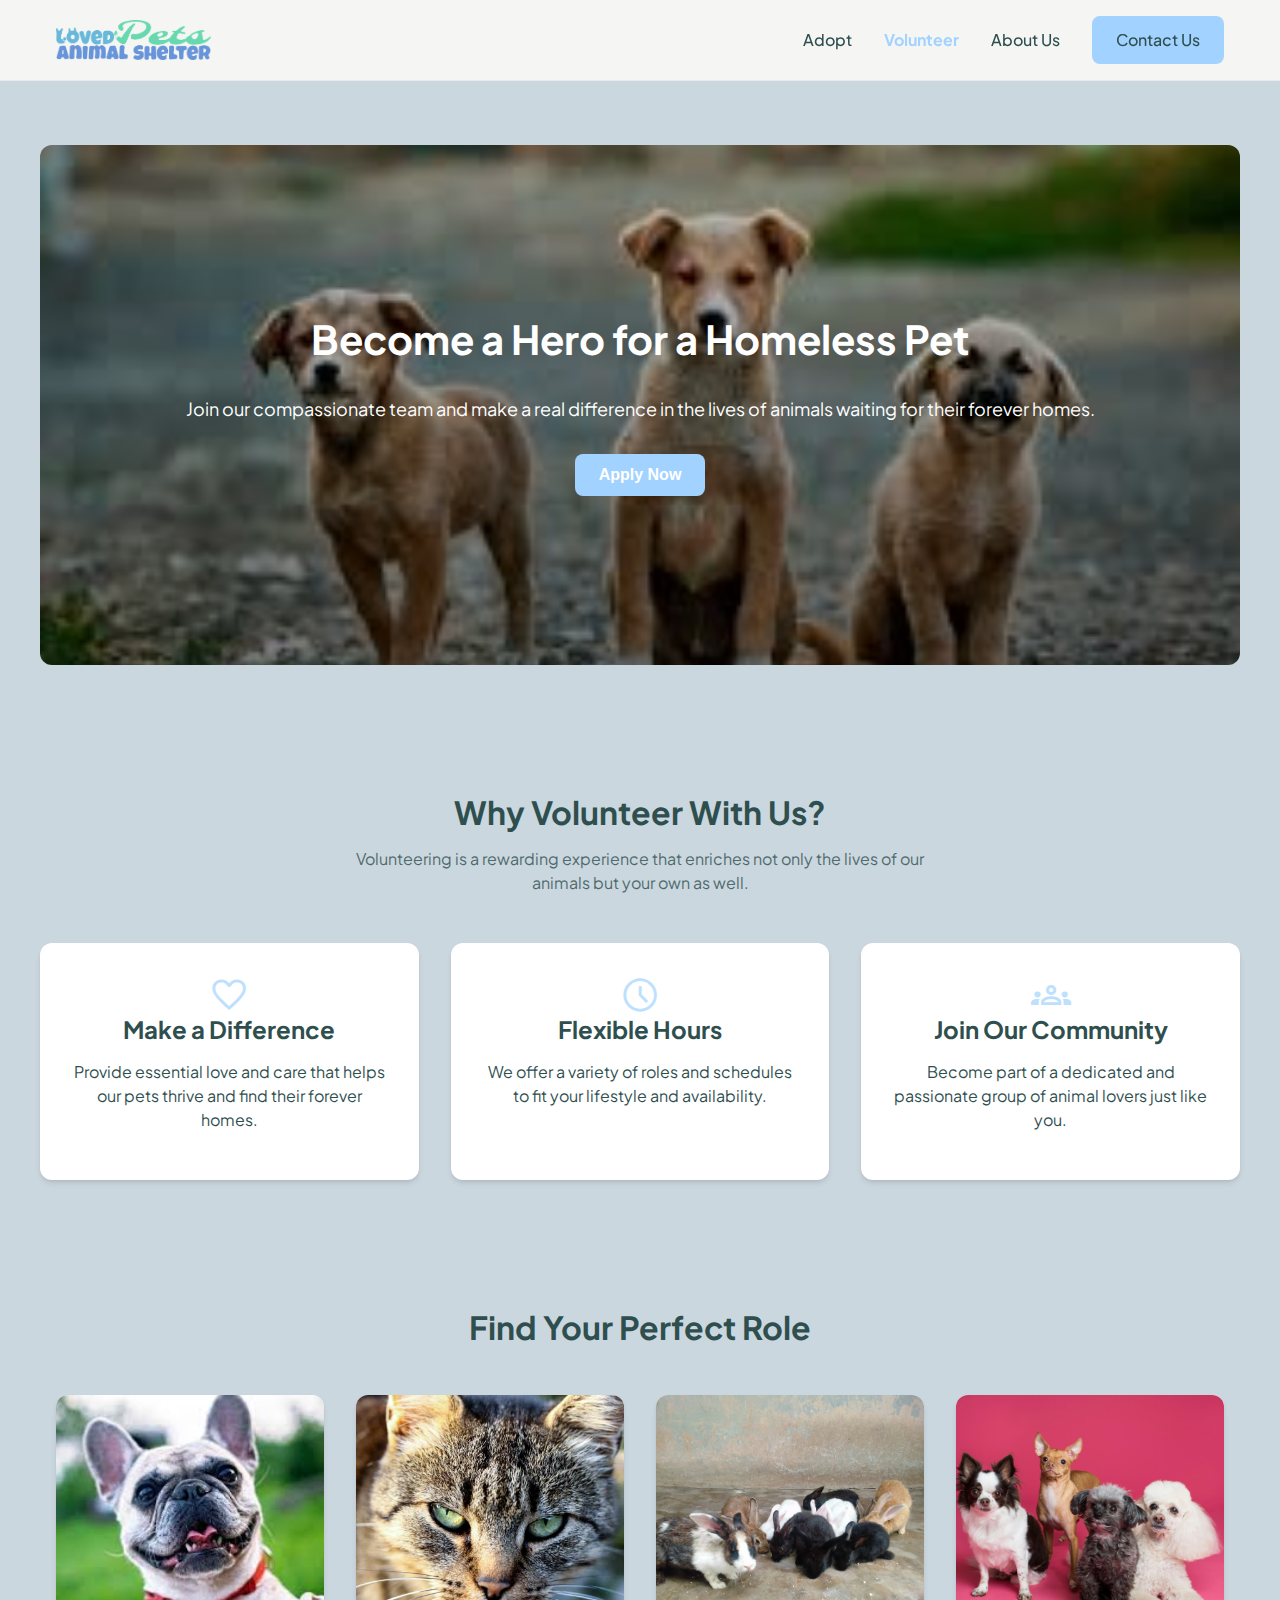
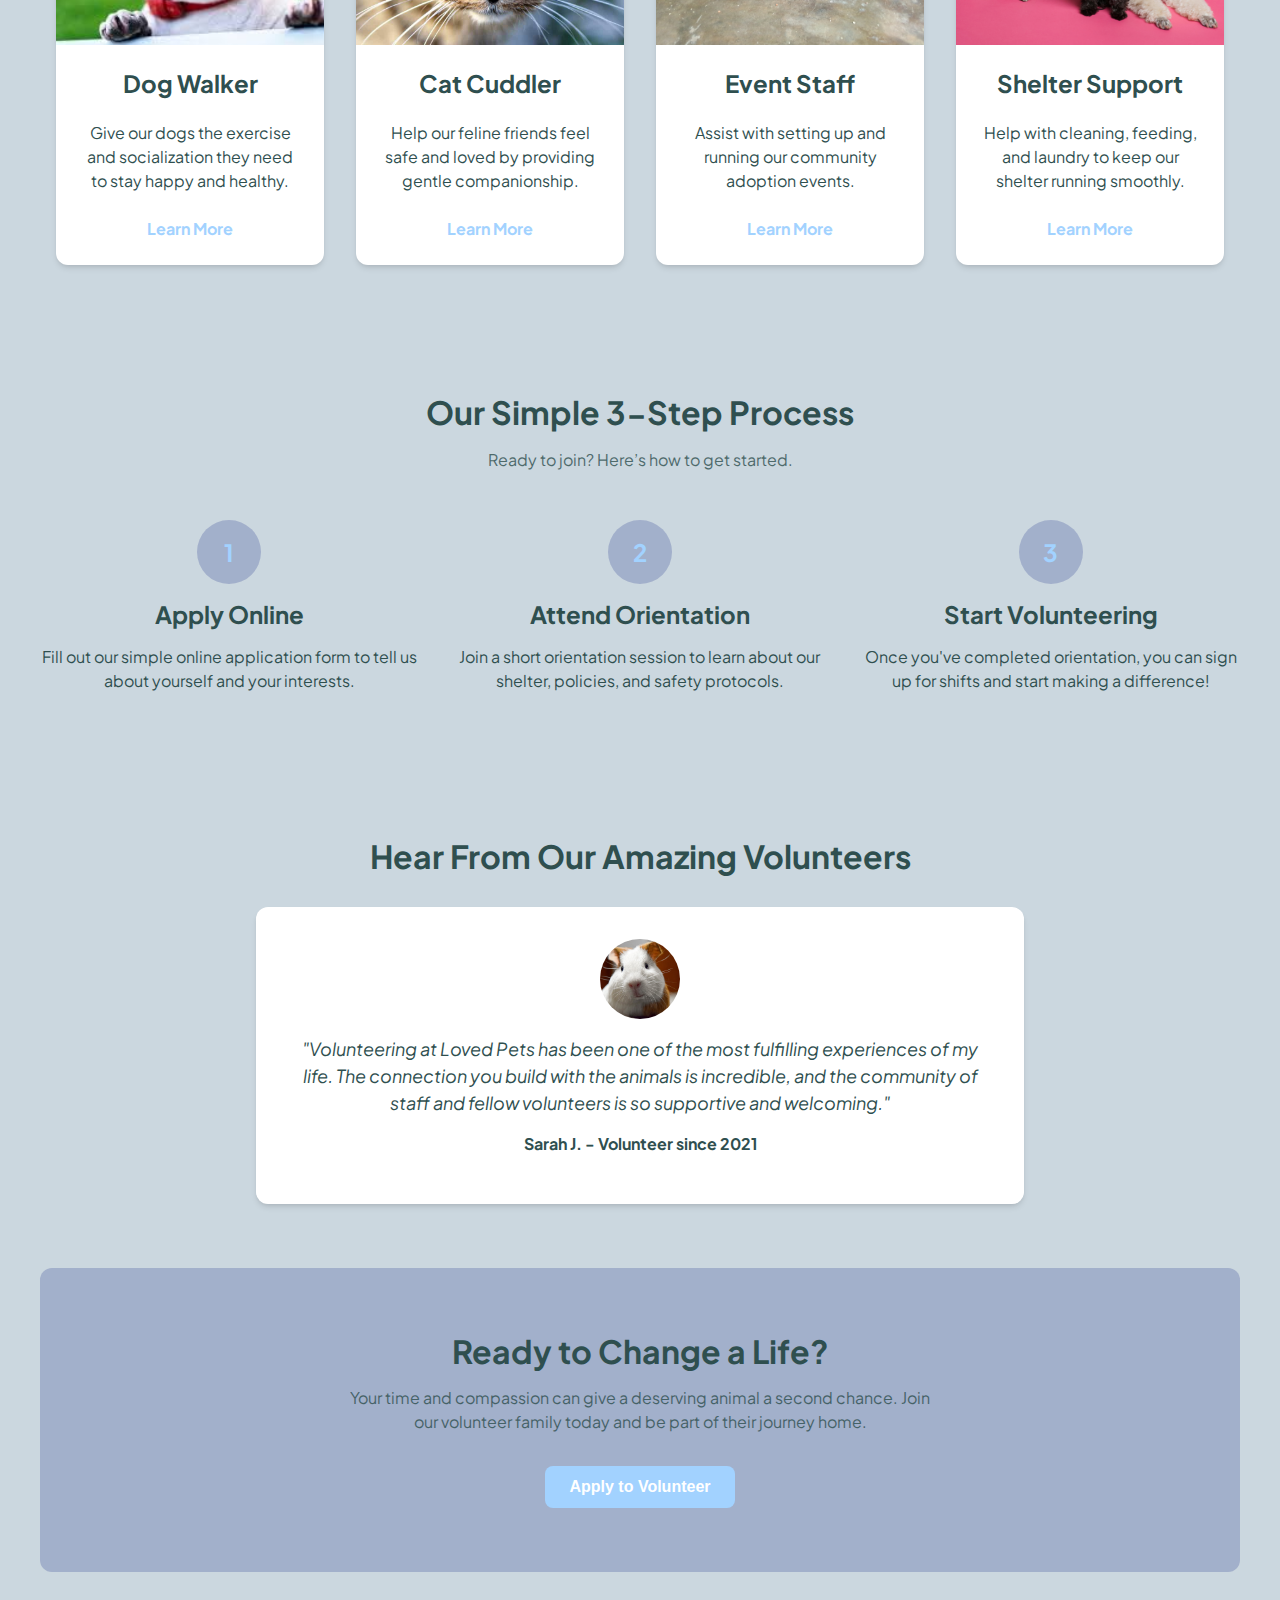
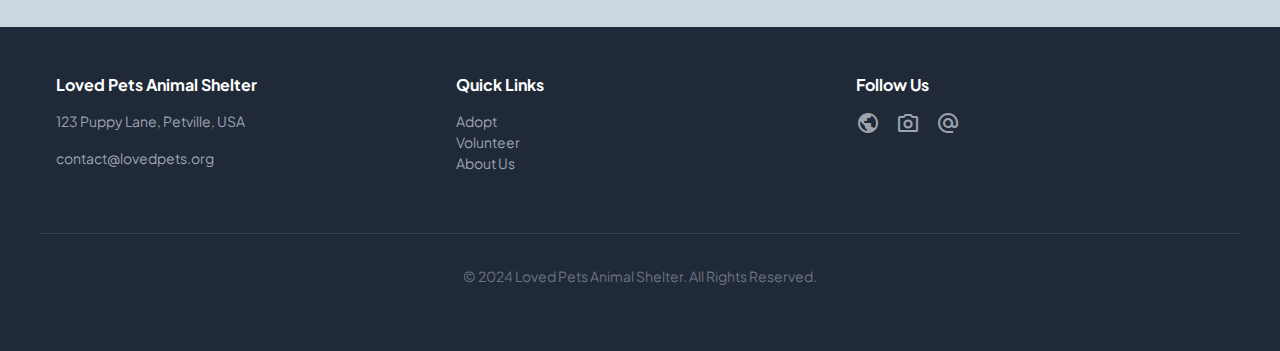
<file: projects/web-design/LovePetsAnimalShelter-main/volunteer.html>
<!DOCTYPE html>
<html lang="en">

<head>
    <meta charset="utf-8" />
    <meta name="viewport" content="width=device-width, initial-scale=1.0" />
    <title>Volunteer Opportunities - Loved Pets Animal Shelter</title>
    <link rel="icon" type="image/png" href="img/LPASLogoShrinked.png">
    <link href="https://fonts.googleapis.com/css2?family=Plus+Jakarta+Sans:wght@400;500;700;800&display=swap"
        rel="stylesheet" />
    <link href="https://fonts.googleapis.com/css2?family=Material+Symbols+Outlined:wght,FILL@100..700,0..1&display=swap"
        rel="stylesheet" />
    <link rel="stylesheet" href="style.css">
</head>

<body>
    <header>
        <div class="container">
            <div class="flex items-center justify-between">
                <a href="index.html" class="logo-container">
                    <img src="img/LPASLogoExpanded.png" alt="Loved Pets Animal Shelter Logo" class="logo-img">
                </a>
                <button class="mobile-menu-btn" aria-label="Toggle menu">
                    <span class="material-symbols-outlined">menu</span>
                </button>
                <nav class="nav-links">
                    <a href="adopt.html">Adopt</a>
                    <a href="volunteer.html" style="font-weight: 700; color: var(--primary-color);">Volunteer</a>
                    <a href="aboutus.html">About Us</a>
                    <a href="contact.html" class="btn btn-primary">Contact Us</a>
                </nav>
            </div>
        </div>
    </header>

    <main>
        <!-- Hero Section -->
        <section class="container section">
            <div class="hero"
                style='background-image: linear-gradient(rgba(0, 0, 0, 0.2) 0%, rgba(0, 0, 0, 0.5) 100%), url("img/petbanner.jpg")'>
                <div class="flex flex-col gap-4 items-center max-w-2xl">
                    <h1>Become a Hero for a Homeless Pet</h1>
                    <p style="font-size: 1.125rem;">Join our compassionate team and make a real difference in the lives
                        of animals waiting for their forever homes.</p>
                    <button class="btn btn-primary">Apply Now</button>
                </div>
            </div>
        </section>

        <!-- Why Volunteer Section -->
        <section class="section container">
            <div class="text-center" style="margin-bottom: 3rem;">
                <h2>Why Volunteer With Us?</h2>
                <p style="max-width: 600px; margin: 0 auto; opacity: 0.8;">Volunteering is a rewarding experience that
                    enriches not only the lives of our animals but your own as well.</p>
            </div>
            <div class="grid grid-3">
                <div class="card" style="text-align: center; padding: 2rem;">
                    <span class="material-symbols-outlined"
                        style="font-size: 2.5rem; color: var(--secondary-color);">favorite</span>
                    <h3>Make a Difference</h3>
                    <p>Provide essential love and care that helps our pets thrive and find their forever homes.</p>
                </div>
                <div class="card" style="text-align: center; padding: 2rem;">
                    <span class="material-symbols-outlined"
                        style="font-size: 2.5rem; color: var(--secondary-color);">schedule</span>
                    <h3>Flexible Hours</h3>
                    <p>We offer a variety of roles and schedules to fit your lifestyle and availability.</p>
                </div>
                <div class="card" style="text-align: center; padding: 2rem;">
                    <span class="material-symbols-outlined"
                        style="font-size: 2.5rem; color: var(--secondary-color);">groups</span>
                    <h3>Join Our Community</h3>
                    <p>Become part of a dedicated and passionate group of animal lovers just like you.</p>
                </div>
            </div>
        </section>

        <!-- Roles Section -->
        <section class="section" style="background-color: var(--background-light);">
            <div class="container">
                <div class="text-center" style="margin-bottom: 3rem;">
                    <h2>Find Your Perfect Role</h2>
                </div>
                <div class="grid grid-2" style="grid-template-columns: repeat(auto-fit, minmax(250px, 1fr));">
                    <div class="card">
                        <img src="img/pets/dpet1.jpg" alt="Dog Walker" class="card-img">
                        <div class="card-content">
                            <h3>Dog Walker</h3>
                            <p>Give our dogs the exercise and socialization they need to stay happy and healthy.</p>
                            <a href="#" style="color: var(--primary-color); font-weight: 700;">Learn More</a>
                        </div>
                    </div>
                    <div class="card">
                        <img src="img/pets/cpet1.jpg" alt="Cat Cuddler" class="card-img">
                        <div class="card-content">
                            <h3>Cat Cuddler</h3>
                            <p>Help our feline friends feel safe and loved by providing gentle companionship.</p>
                            <a href="#" style="color: var(--primary-color); font-weight: 700;">Learn More</a>
                        </div>
                    </div>
                    <div class="card">
                        <img src="img/petbanner2.jpg" alt="Event Staff" class="card-img">
                        <div class="card-content">
                            <h3>Event Staff</h3>
                            <p>Assist with setting up and running our community adoption events.</p>
                            <a href="#" style="color: var(--primary-color); font-weight: 700;">Learn More</a>
                        </div>
                    </div>
                    <div class="card">
                        <img src="img/petbanner3.jpeg" alt="Shelter Support" class="card-img">
                        <div class="card-content">
                            <h3>Shelter Support</h3>
                            <p>Help with cleaning, feeding, and laundry to keep our shelter running smoothly.</p>
                            <a href="#" style="color: var(--primary-color); font-weight: 700;">Learn More</a>
                        </div>
                    </div>
                </div>
            </div>
        </section>

        <!-- Steps Section -->
        <section class="section container">
            <div class="text-center" style="margin-bottom: 3rem;">
                <h2>Our Simple 3-Step Process</h2>
                <p style="opacity: 0.8;">Ready to join? Here’s how to get started.</p>
            </div>
            <div class="grid grid-3 text-center">
                <div>
                    <div
                        style="width: 64px; height: 64px; background-color: rgb(2 19 125 / 20%); color: var(--primary-color); border-radius: 50%; display: flex; align-items: center; justify-content: center; font-size: 1.5rem; font-weight: 700; margin: 0 auto 1rem;">
                        1</div>
                    <h3>Apply Online</h3>
                    <p>Fill out our simple online application form to tell us about yourself and your interests.</p>
                </div>
                <div>
                    <div
                        style="width: 64px; height: 64px; background-color: rgb(2 19 125 / 20%); color: var(--primary-color); border-radius: 50%; display: flex; align-items: center; justify-content: center; font-size: 1.5rem; font-weight: 700; margin: 0 auto 1rem;">
                        2</div>
                    <h3>Attend Orientation</h3>
                    <p>Join a short orientation session to learn about our shelter, policies, and safety protocols.</p>
                </div>
                <div>
                    <div
                        style="width: 64px; height: 64px; background-color: rgb(2 19 125 / 20%); color: var(--primary-color); border-radius: 50%; display: flex; align-items: center; justify-content: center; font-size: 1.5rem; font-weight: 700; margin: 0 auto 1rem;">
                        3</div>
                    <h3>Start Volunteering</h3>
                    <p>Once you've completed orientation, you can sign up for shifts and start making a difference!</p>
                </div>
            </div>
        </section>

        <!-- Testimonial -->
        <section class="section" style="background-color: var(--background-light);">
            <div class="container text-center" style="max-width: 800px;">
                <h2 style="margin-bottom: 2rem;">Hear From Our Amazing Volunteers</h2>
                <div class="card" style="padding: 2rem;">
                    <img src="img/pets/hpet1.jpg" alt="Volunteer"
                        style="width: 80px; height: 80px; border-radius: 50%; object-fit: cover; margin: 0 auto 1rem;">
                    <p style="font-size: 1.125rem; font-style: italic; margin-bottom: 1rem;">"Volunteering at Loved Pets
                        has been one of the most fulfilling experiences of my life. The connection you build with the
                        animals is incredible, and the community of staff and fellow volunteers is so supportive and
                        welcoming."</p>
                    <p style="font-weight: 700;">Sarah J. - Volunteer since 2021</p>
                </div>
            </div>
        </section>

        <!-- CTA -->
        <section class="section container text-center"
            style="background-color: rgb(2 19 125 / 20%); border-radius: 0.75rem; margin-bottom: 55px;">
            <h2>Ready to Change a Life?</h2>
            <p style="max-width: 600px; margin: 1rem auto 2rem; opacity: 0.8;">Your time and compassion can give a
                deserving animal a second chance. Join our volunteer family today and be part of their journey home.</p>
            <button class="btn btn-primary">Apply to Volunteer</button>
        </section>
    </main>

    <footer>
        <div class="container footer-grid">
            <div>
                <h4>Loved Pets Animal Shelter</h4>
                <p style="color: #9ca3af; font-size: 0.875rem;">123 Puppy Lane, Petville, USA</p>
                <p style="color: #9ca3af; font-size: 0.875rem;">contact@lovedpets.org</p>
            </div>
            <div>
                <h4>Quick Links</h4>
                <ul style="color: #9ca3af; font-size: 0.875rem; margin-top: 1rem;">
                    <li><a href="adopt.html">Adopt</a></li>
                    <li><a href="volunteer.html">Volunteer</a></li>
                    <li><a href="aboutus.html">About Us</a></li>
                </ul>
            </div>
            <div>
                <h4>Follow Us</h4>
                <div class="flex gap-4" style="margin-top: 1rem;">
                    <a href="#" style="color: #9ca3af;"><span class="material-symbols-outlined">public</span></a>
                    <a href="#" style="color: #9ca3af;"><span class="material-symbols-outlined">photo_camera</span></a>
                    <a href="#" style="color: #9ca3af;"><span
                            class="material-symbols-outlined">alternate_email</span></a>
                </div>
            </div>
        </div>
        <div class="container text-center"
            style="margin-top: 3rem; padding-top: 2rem; border-top: 1px solid #374151; color: #6b7280; font-size: 0.875rem;">
            <p>© 2024 Loved Pets Animal Shelter. All Rights Reserved.</p>
        </div>
    </footer>

    <script>
        // Mobile Menu Toggle
        const menuBtn = document.querySelector('.mobile-menu-btn');
        const navLinks = document.querySelector('.nav-links');

        menuBtn.addEventListener('click', () => {
            navLinks.classList.toggle('active');
        });
    </script>
</body>

</html>
</file>
<file: projects/web-design/LovePetsAnimalShelter-main/style.css>
/* Global Variables */
:root {
    --primary-color: #A2D2FF;
    /* Calm Blue */
    --secondary-color: #BDE0FE;
    /* Hopeful Green/Blue */
    --text-dark: #2F4F4F;
    /* Dark Slate Gray */
    --text-light: #FAF9F6;
    /* Off-White */
    --background-light: #cbd7df;
    --background-dark: #101f22;
    --border-light: #EAEAEA;
    --font-display: 'Plus Jakarta Sans', sans-serif;
    --shadow-sm: 0 1px 2px 0 rgb(0 0 0 / 0.05);
    --shadow-md: 0 4px 6px -1px rgb(0 0 0 / 0.1), 0 2px 4px -2px rgb(0 0 0 / 0.1);
    --shadow-lg: 0 10px 15px -3px rgb(0 0 0 / 0.1), 0 4px 6px -4px rgb(0 0 0 / 0.1);
}

/* Reset & Base Styles */
* {
    box-sizing: border-box;
    margin: 0;
    padding: 0;
}

body {
    font-family: var(--font-display);
    color: var(--text-dark);
    background-color: var(--background-light);
    line-height: 1.5;
}

a {
    text-decoration: none;
    color: inherit;
    transition: color 0.2s;
}

ul {
    list-style: none;
}

img {
    max-width: 100%;
    display: block;
}

/* Typography */
h1,
h2,
h3,
h4,
h5,
h6 {
    font-weight: 700;
    line-height: 1.2;
    margin-bottom: 1rem;
}

h1 {
    font-size: 2.5rem;
}

h2 {
    font-size: 2rem;
}

h3 {
    font-size: 1.5rem;
}

p {
    margin-bottom: 1rem;
}

/* Layout Utilities */
.container {
    width: 100%;
    max-width: 1200px;
    margin: 0 auto;
    padding: 0 1rem;
}

.section {
    padding: 4rem 0;
}

.grid {
    display: grid;
    gap: 2rem;
}

.grid-2 {
    grid-template-columns: repeat(auto-fit, minmax(300px, 1fr));
}

.grid-3 {
    grid-template-columns: repeat(auto-fit, minmax(250px, 1fr));
}

.flex {
    display: flex;
}

.flex-col {
    flex-direction: column;
}

.items-center {
    align-items: center;
}

.justify-between {
    justify-content: space-between;
}

.justify-center {
    justify-content: center;
}

.gap-2 {
    gap: 0.5rem;
}

.gap-4 {
    gap: 1rem;
}

.gap-8 {
    gap: 2rem;
}

.text-center {
    text-align: center;
}

.text-white {
    color: white;
}

/* Components */

/* Buttons */
.btn {
    display: inline-flex;
    align-items: center;
    justify-content: center;
    padding: 0.75rem 1.5rem;
    border-radius: 0.5rem;
    font-weight: 700;
    cursor: pointer;
    transition: all 0.2s;
    border: none;
    font-size: 1rem;
}

.btn-primary {
    background-color: var(--primary-color);
    color: white;
}

.btn-primary:hover {
    opacity: 0.9;
}

.btn-secondary {
    background-color: var(--secondary-color);
    color: var(--text-dark);
}

.btn-secondary:hover {
    transform: scale(1.05);
}

/* Header */
header {
    background-color: rgba(250, 249, 246, 0.9);
    backdrop-filter: blur(4px);
    border-bottom: 1px solid var(--border-light);
    position: sticky;
    top: 0;
    z-index: 50;
    padding: 1rem 0;
}

.nav-links {
    display: flex;
    align-items: center;
    gap: 2rem;
}

.nav-links a {
    font-weight: 500;
    color: var(--text-dark);
}

.nav-links a:hover {
    color: var(--primary-color);
}

.logo-container {
    display: flex;
    align-items: center;
    gap: 0.75rem;
}

.logo-img {
    height: 40px;
    width: auto;
}

/* Mobile Menu */
.mobile-menu-btn {
    display: none;
    background: none;
    border: none;
    font-size: 1.5rem;
    cursor: pointer;
}

@media (max-width: 768px) {
    .nav-links {
        display: none;
        /* Hidden by default on mobile */
        position: absolute;
        top: 100%;
        left: 0;
        right: 0;
        background-color: var(--background-light);
        flex-direction: column;
        padding: 1rem;
        border-bottom: 1px solid var(--border-light);
    }

    .nav-links.active {
        display: flex;
    }

    .mobile-menu-btn {
        display: block;
    }
}

/* Cards */
.card {
    background-color: #ffff;
    border-radius: 0.75rem;
    box-shadow: var(--shadow-md);
    overflow: hidden;
    transition: transform 0.2s;
    display: flex;
    flex-direction: column;
}

.card:hover {
    transform: translateY(-5px);
}

.card-img {
    height: 250px;
    width: 100%;
    object-fit: cover;
}

.card-content {
    padding: 1.5rem;
    display: flex;
    flex-direction: column;
    text-align: center;
    gap: 0.5rem;
    flex: 1;
}

/* Hero Section */
.hero {
    background-size: cover;
    background-position: center;
    min-height: 520px;
    display: flex;
    align-items: center;
    justify-content: center;
    text-align: center;
    border-radius: 0.75rem;
    position: relative;
    color: white;
    padding: 2rem;
}

/* Footer */
footer {
    background-color: #1f2937;
    color: white;
    padding: 3rem 0;
    margin-top: auto;
}

footer a {
    color: #9ca3af;
}

footer a:hover {
    color: white;
}

.footer-grid {
    display: grid;
    grid-template-columns: repeat(auto-fit, minmax(250px, 1fr));
    gap: 2rem;
}

/* Forms */
input,
textarea,
select {
    width: 100%;
    padding: 0.75rem;
    border: 1px solid #d1d5db;
    border-radius: 0.375rem;
    background-color: #f9fafb;
    margin-bottom: 1rem;
}

input:focus,
textarea:focus,
select:focus {
    outline: 2px solid var(--primary-color);
    border-color: transparent;
}

/* Status Badges */
.status-badge {
    display: inline-block;
    padding: 0.25rem 0.75rem;
    border-radius: 9999px;
    font-size: 0.75rem;
    font-weight: 700;
    text-transform: uppercase;
    margin-top: auto;
    width: fit-content;
}

.status-available {
    background-color: #d1fae5;
    color: #065f46;
}

.status-adopted {
    background-color: #fee2e2;
    color: #991b1b;
}

.status-pending {
    background-color: #fef3c7;
    color: #92400e;
}
</file>
